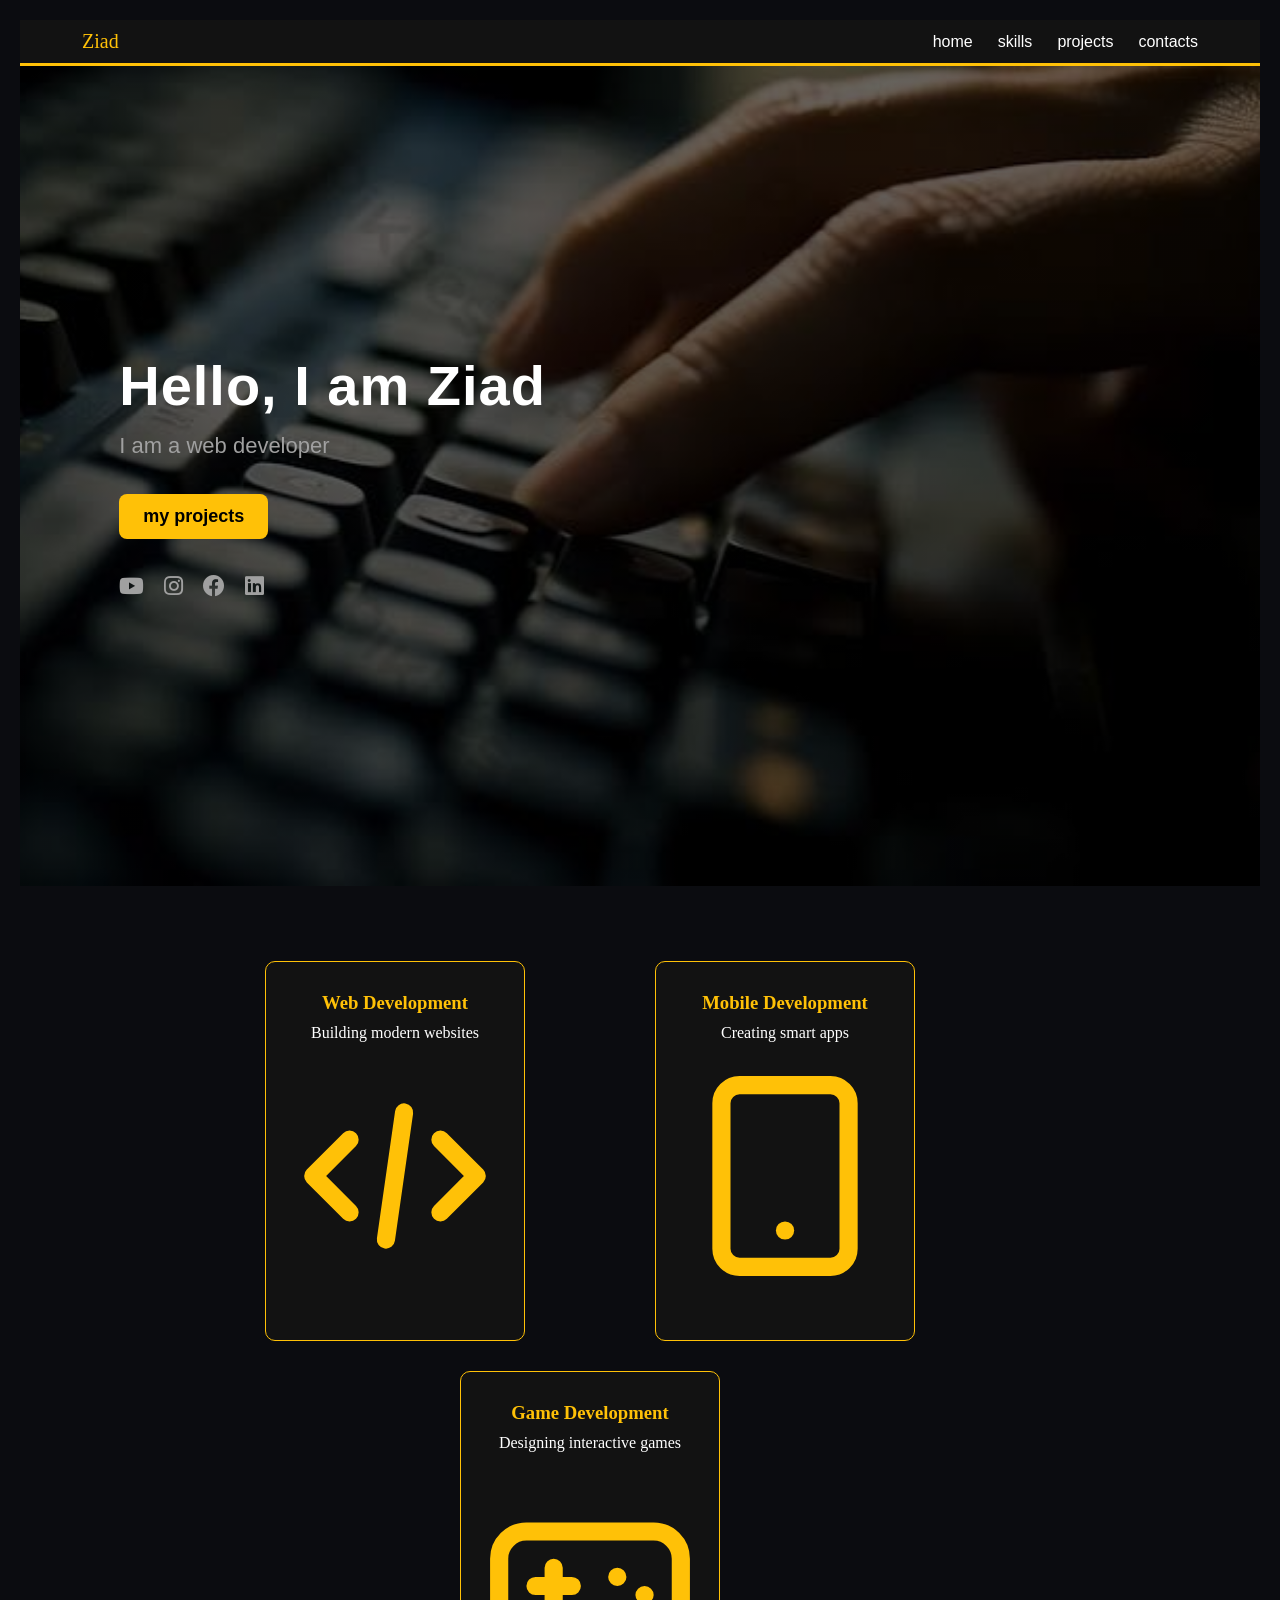
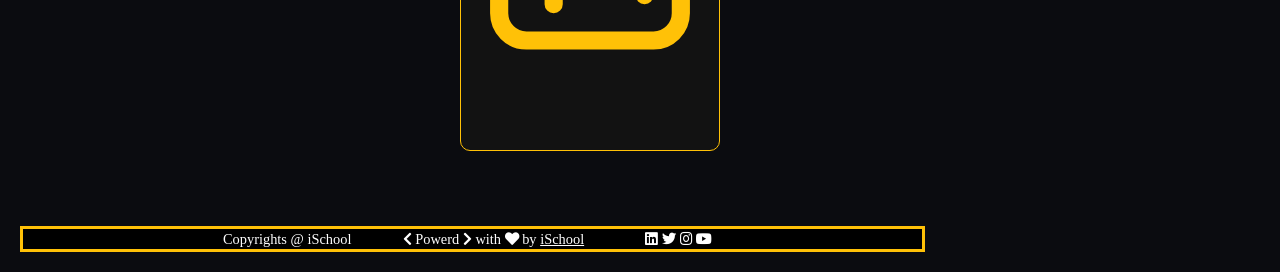
<file: index.html>
<!DOCTYPE html>
<html lang="en">
<head>
    <meta charset="UTF-8">
    <meta name="viewport" content="width=device-width, initial-scale=1.0">
    <link rel="stylesheet" href="style.css">
   

    <link rel="stylesheet" href="https://cdnjs.cloudflare.com/ajax/libs/font-awesome/5.15.4/css/all.min.css">
   


    <title>portfolio</title>
</head>
<body>

    
    <nav class="navbar">
        <div class="logo">Ziad</div>
        <ul class="nav-links">
            <li><a href="home.html">home</a></li>
            <li><a href="skills.html">skills</a></li>
            <li><a href="project.html">projects</a></li>
            <li><a href="contacts.html">contacts</a></li>
            
        </ul>
    </nav>

   
    <header class="hero-section">
        
      
        <div class="hero-content">
           <h1>Hello, I am <span>Ziad</span></h1>

            <p>I am a web developer</p>
            <a href="project.html">
            <button class="glow-btn">my projects</button>
            </a>
            
            
            <div class="social-icons">
                <a href="#" target="_blank"><i class="fab fa-youtube"></i></a>
                <a href="#" target="_blank"><i class="fab fa-instagram"></i></a>
                <a href="#" target="_blank"><i class="fab fa-facebook"></i></a>
                <a href="#" target="_blank"><i class="fab fa-linkedin"></i></a>
            </div>
        </div>

       
        

    </header>
    <a href="web-development.html">
    <section class="services">
        <div class="card">
            <h3>Web Development</h3>

            <p>Building modern websites</p>
                <svg class="card-icon" viewBox="0 0 24 24" fill="none" xmlns="http://w3.org">
            <path d="M7 8L3 12L7 16M17 8L21 12L17 16M13 5L11 19" stroke="#ffc107" stroke-width="2" stroke-linecap="round" stroke-linejoin="round"/>
        </svg>
        </div>
    </a>
    <a href="mobile-development.html">
        <div class="card">
            <h3>Mobile Development</h3>
            <p>Creating smart apps</p>
             <svg class="card-icon" viewBox="0 0 24 24" fill="none" xmlns="http://w3.org">
            <rect x="5" y="2" width="14" height="20" rx="2" stroke="#ffc107" stroke-width="2"/>
            <path d="M12 18H12.01" stroke="#ffc107" stroke-width="2" stroke-linecap="round"/>
        </svg>
            
        </div>
        </a>
        <a href="game-development.html">
        <div class="card">
            <h3>Game Development</h3>
            <p>Designing interactive games</p>
             <svg class="card-icon" viewBox="0 0 24 24" fill="none" xmlns="http://w3.org">
            <rect x="2" y="6" width="20" height="12" rx="3" stroke="#ffc107" stroke-width="2"/>
            <path d="M6 12H10M8 10V14M15 11H15.01M18 13H18.01" stroke="#ffc107" stroke-width="2" stroke-linecap="round" stroke-linejoin="round"/>
        </svg>

        </div>
        </a>

    </section>
     <footer class="footer">

        <p class="footer-title">Copyrights @ <span>iSchool </span></p>

        <div class="credits">

            <i class="fas fa-chevron-left"></i> Powerd <i class="fas fa-chevron-right"></i> with <i

                class="fas fa-heart"></i>

            by <a href="https://ischooltech.com">iSchool</a>

        </div>

        <div class="social-icons7">

            <a href="#"><i class="fab fa-linkedin"></i></a>

            <a href="#"><i class="fab fa-twitter"></i></a>

            <a href="#"><i class="fab fa-instagram"></i></a>

            <a href="#"><i class="fab fa-youtube"></i></a>

        </div>

    </footer>


</body>
</html>
</file>
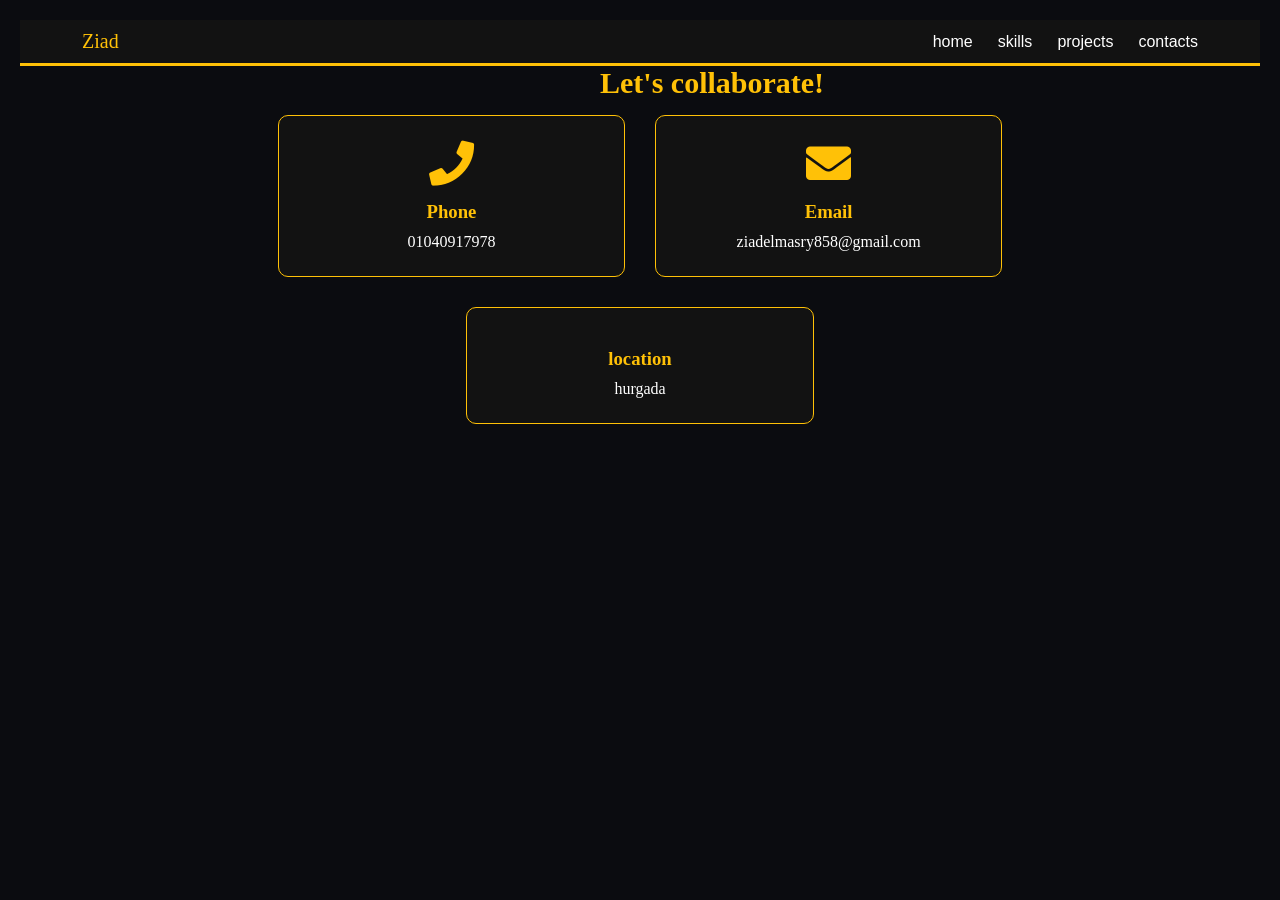
<file: contacts.html>
<!DOCTYPE html>
<html lang="en">
<head>
    <meta charset="UTF-8">
    <meta name="viewport" content="width=device-width, initial-scale=1.0">
      <link rel="stylesheet" href="https://cdnjs.cloudflare.com/ajax/libs/font-awesome/5.15.4/css/all.min.css">
<link rel="stylesheet" href="style.css">
    <title>Document</title>
</head>
<body>
     <nav class="navbar">
        <div class="logo">Ziad</div>
        <ul class="nav-links">
            <li><a href="index.html">home</a></li>
            <li><a href="skills.html">skills</a></li>
            <li><a href="project.html">projects</a></li>
            <li><a href="contacts.html">contacts</a></li>
            
        </ul>
    </nav>
     <section class="cards contact" id="contact">

        <h2 class="title">Let's collaborate!</h2>

        <div class="content">

            <div class="card">

                <div class="icon">

                    <i class="fas fa-phone"></i>

                </div>

                <div class="info">

                    <h3>Phone</h3>

                    <p>01040917978</p>

                </div>

            </div>

            <div class="card">

                <div class="icon">

                    <i class="fas fa-envelope"></i>

                </div>

                <div class="info">

                    <h3>Email</h3>

                    <p>ziadelmasry858@gmail.com</p>

                </div>

            </div>

        </div>
          <div class="content">

            <div class="card">

                <div class="icon">

                   <i class="fa-solid fa-location-crosshairs"></i>

                </div>

                <div class="info">

                    <h3>location</h3>

                    <p>hurgada</p>

                </div>

            </div>

    </section>
    
</body>
</html>
</file>
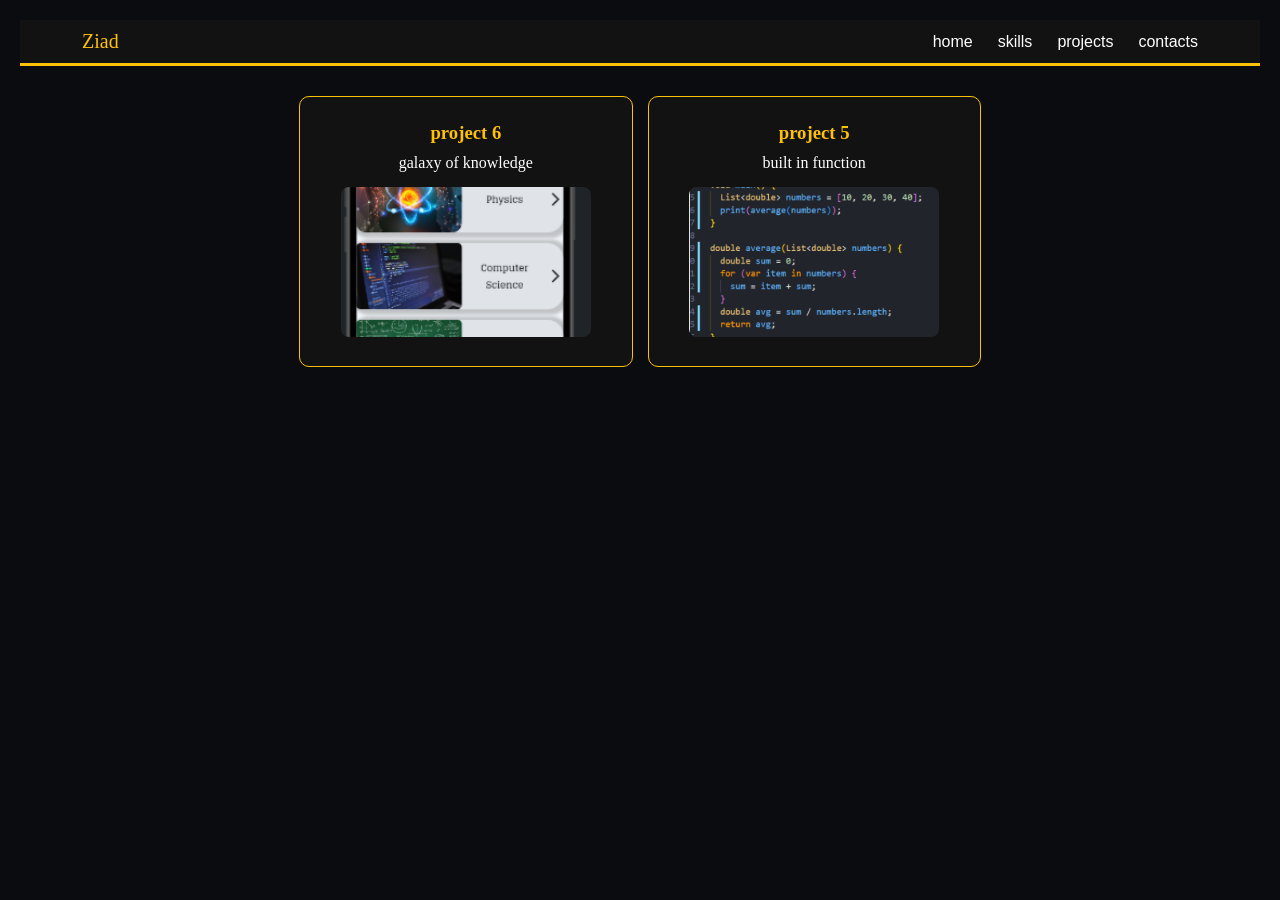
<file: mobile-development.html>
<!DOCTYPE html>
<html lang="en">
<head>
    <meta charset="UTF-8">
    <link rel="stylesheet" href="style.css">
    <meta name="viewport" content="width=device-width, initial-scale=1.0">
    <title>mobile-development</title>
</head>
<body>
     <nav class="navbar">
        <div class="logo">Ziad</div>
        <ul class="nav-links">
            <li><a href="index.html">home</a></li>
            <li><a href="skills.html">skills</a></li>
            <li><a href="project.html">projects</a></li>
             <li><a href="contacts.html">contacts</a></li>
        </ul>
    </nav>
     <section class="projects-container">
     <a href="project5.html" class="card-link">
        <div class="card">
            <h3>project 5</h3>
            <p>built in function</p>
            <img id="gfd" src="code.png">
        </div>
        </a>

       <a href="project6.html" class="card-link">
        <div class="card">
            <h3>project 6</h3>
            <p>galaxy of knowledge</p>
            <img id="gfd" src="phone.png">
        </div>
        </a>
        </section>
        
    
</body>
</html>
</file>
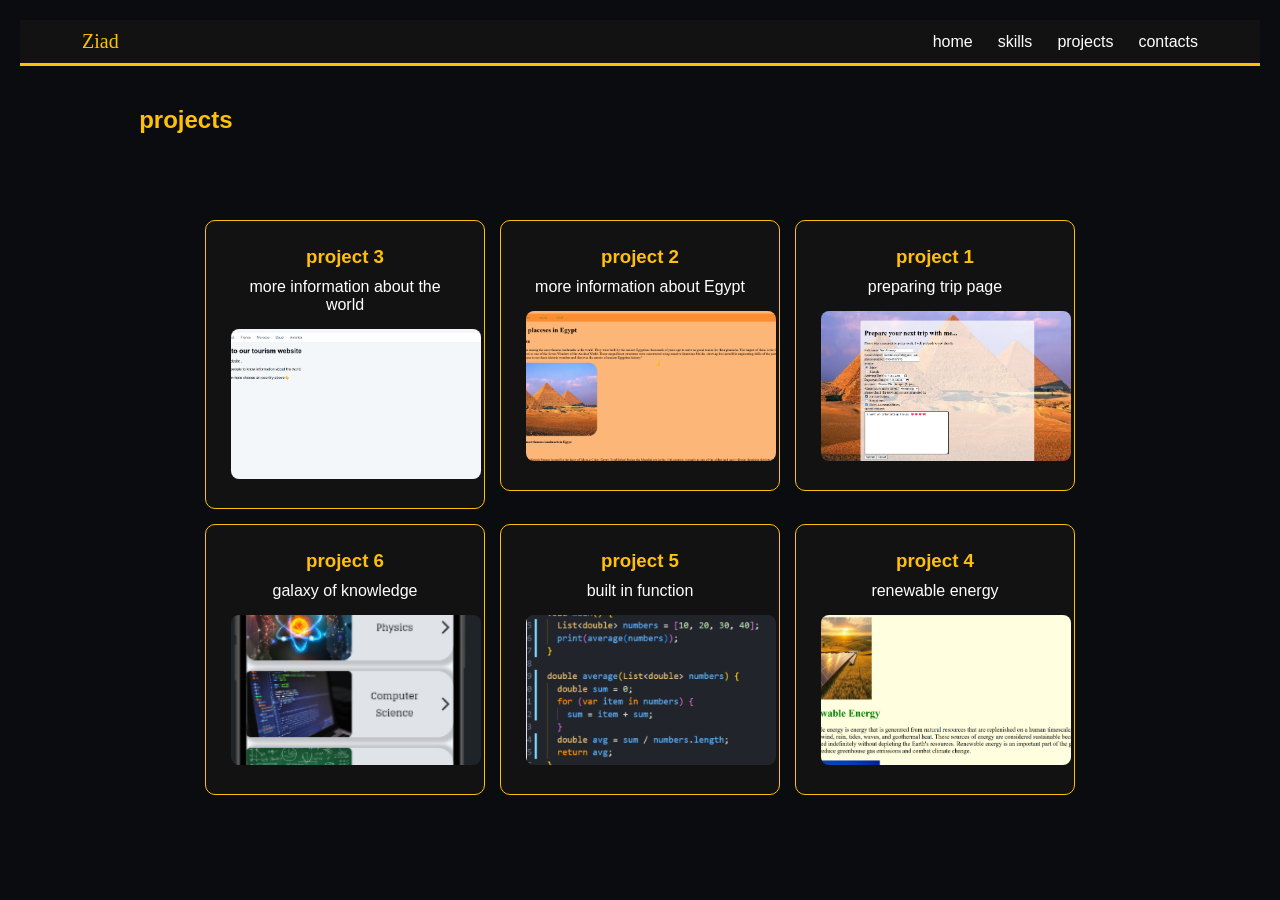
<file: project.html>
<!DOCTYPE html>
<html lang="en">
<head>
    <meta charset="UTF-8">
    <meta name="viewport" content="width=device-width, initial-scale=1.0">
    <link rel="stylesheet" href="style.css">
    <title>portofolio</title>
</head>
<body>
    <nav class="navbar">
        <div class="logo">Ziad</div>
        <ul class="nav-links">
            <li><a href="index.html">home</a></li>
            <li><a href="skills.html">skills</a></li>
            <li><a href="project.html">projects</a></li>
             <li><a href="contacts.html">contacts</a></li>
            
        </ul>
    </nav>

    <div class="projects-header">
        <h2 id="jkl">projects</h2>
        <a href="add-project.html" class="add-project-btn">+ add project</a>

    
    <section class="projects-container">
        
       
        <a href="project1.html" class="card-link">
            <div class="card">
                <h3>project 1</h3>
                <p>preparing trip page</p>
                <img id="gfd" src="preparing trip page.png">
            </div>
        </a>

      <a href="project2.html" class="card-link">
        <div class="card">
            <h3>project 2</h3>
            <p>more information about Egypt</p>
            <img id="gfd" src="Screenshot 2026-07-05 172158.png">
        </div>
      </a>

       <a href="project3.html" class="card-link">
        <div class="card">
            <h3>project 3</h3>
            <p>more information about the world</p>
            <img id="gfd" src="image.png">
        </div>
        </a>

        <a href="project4.html" class="card-link">
        <div class="card">
            <h3>project 4</h3>
            <p>renewable energy</p>
            <img id="gfd" src="renewable.png">
        </div>
        </a>

        <a href="project5.html" class="card-link">
        <div class="card">
            <h3>project 5</h3>
            <p>built in function</p>
            <img id="gfd" src="code.png">
        </div>
        </a>

       <a href="project6.html" class="card-link">
        <div class="card">
            <h3>project 6</h3>
            <p>galaxy of knowledge</p>
            <img id="gfd" src="phone.png">
        </div>
        </a>

    </section> 
    

   
</body>
</html>
</file>
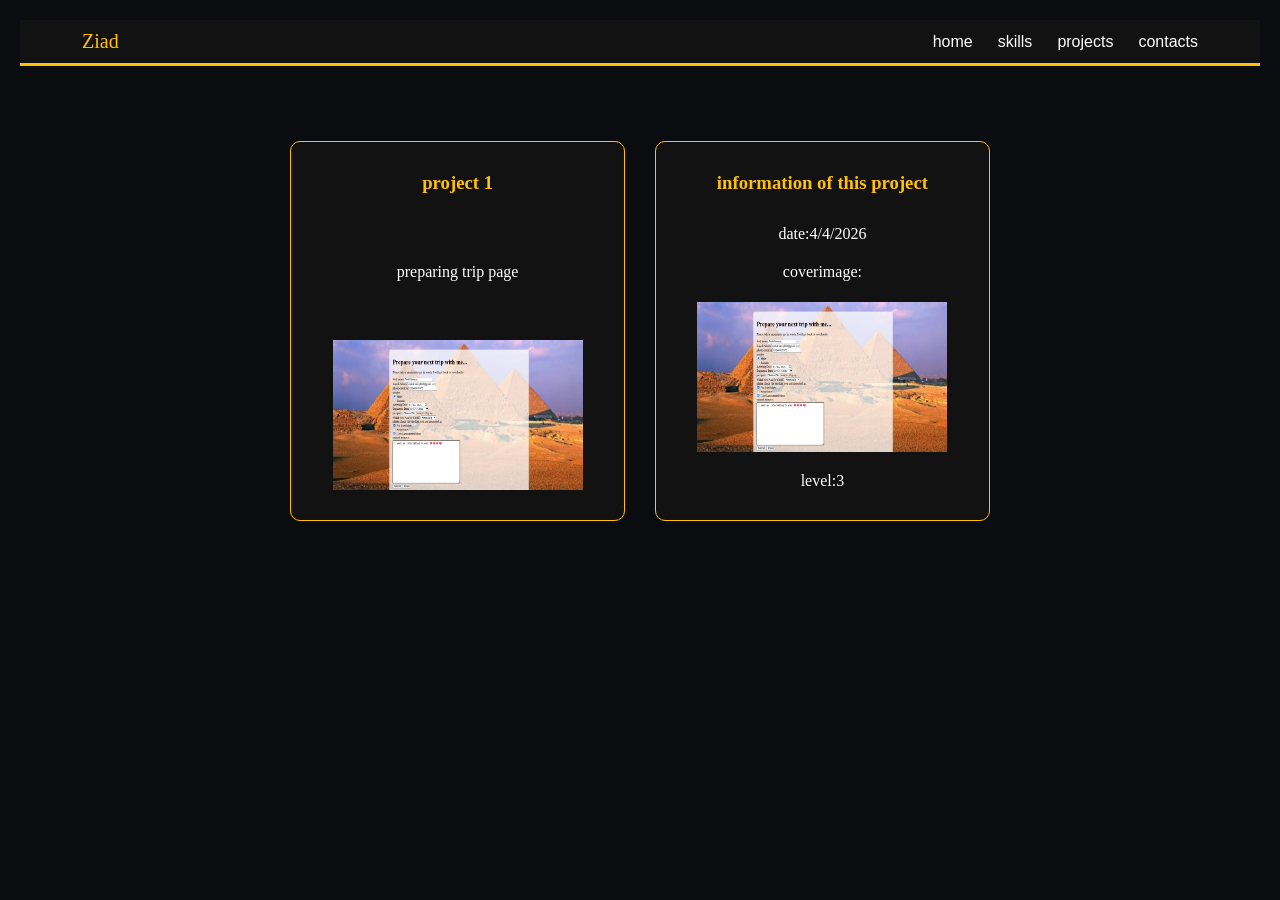
<file: project1.html>
<!DOCTYPE html>
<html lang="en">
<head>
    <meta charset="UTF-8">
    <meta name="viewport" content="width=device-width, initial-scale=1.0">
    <link rel="stylesheet" href="style.css">
    <title>project1</title>
</head>
<body>
     <nav class="navbar">
        <div class="logo">Ziad</div>
        <ul class="nav-links">
            <li><a href="index.html">home</a></li>
            <li><a href="skills.html">skills</a></li>
            <li><a href="project.html">projects</a></li>
             <li><a href="contacts.html">contacts</a></li>
        </ul>
    </nav>

     <section class="services">
        <div class="card">
            <h3>project 1</h3>

            <p>preparing trip page</p>
                <img id="gfd" src="preparing trip page.png" >
               
        </div>
       
        <div class="card">
            <h3>information of this project</h3>
            <p>date:4/4/2026</p>
            <p>coverimage:</p>
            <img id="gfd" src="preparing trip page.png" >
           <p>level:3</p>

        </div>

</body>
</html>
</file>
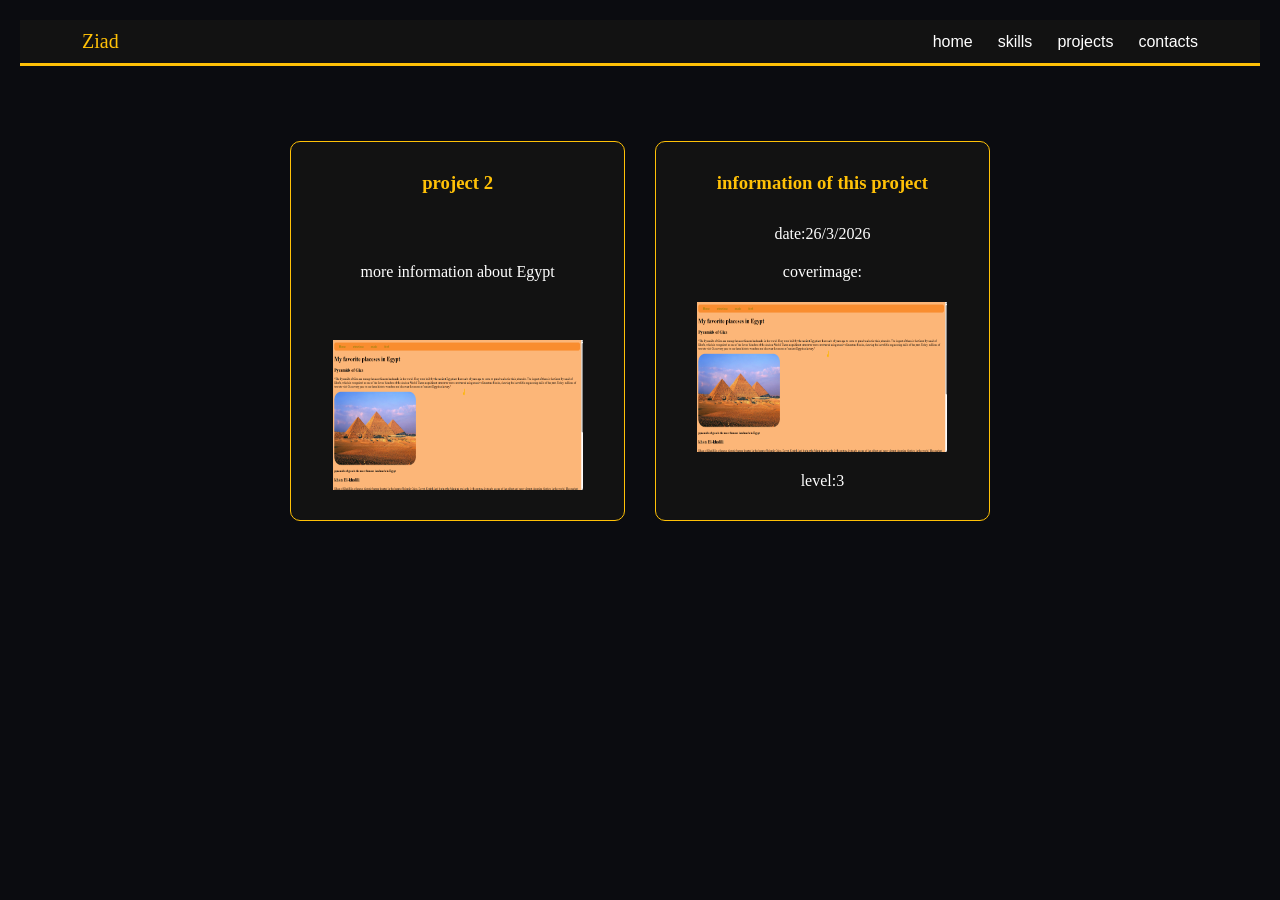
<file: project2.html>
<!DOCTYPE html>
<html lang="en">
<head>
    <meta charset="UTF-8">
    <meta name="viewport" content="width=device-width, initial-scale=1.0">
    <link rel="stylesheet" href="style.css">
    <title>project1</title>
</head>
<body>
     <nav class="navbar">
        <div class="logo">Ziad</div>
        <ul class="nav-links">
            <li><a href="index.html">home</a></li>
            <li><a href="skills.html">skills</a></li>
            <li><a href="project.html">projects</a></li>
             <li><a href="contacts.html">contacts</a></li>
        </ul>
    </nav>

     <section class="services">
        <div class="card">
            <h3>project 2</h3>

            <p>more information about Egypt</p>
                <img id="gfd" src="Screenshot 2026-07-05 172158.png" >
               
        </div>
       
        <div class="card">
            <h3>information of this project</h3>
            <p>date:26/3/2026</p>
            <p>coverimage:</p>
            <img id="gfd" src="Screenshot 2026-07-05 172158.png" >
           <p>level:3</p>

        </div>
        

</body>
</html>
</file>
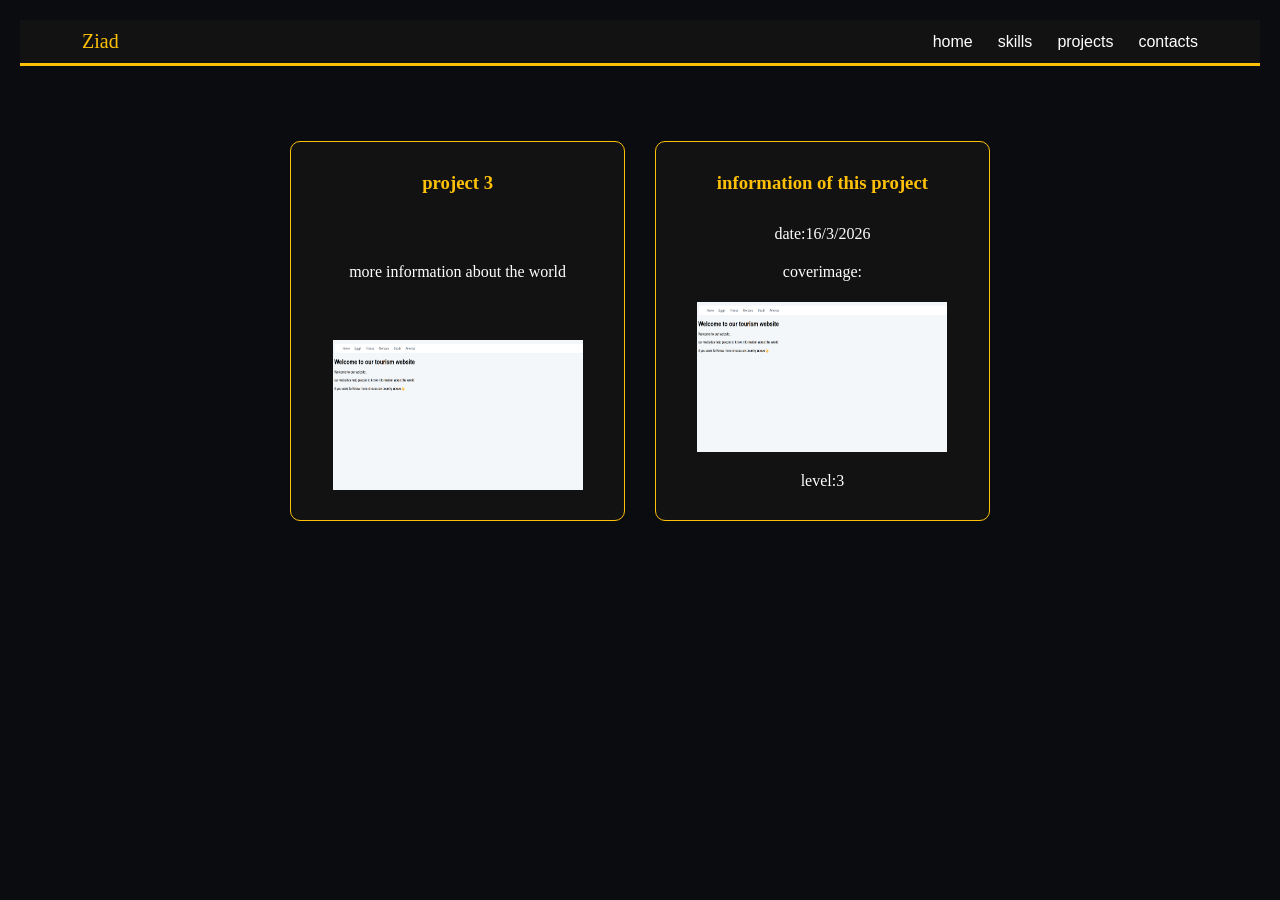
<file: project3.html>
<!DOCTYPE html>
<html lang="en">
<head>
    <meta charset="UTF-8">
    <meta name="viewport" content="width=device-width, initial-scale=1.0">
    <link rel="stylesheet" href="style.css">
    <title>project1</title>
</head>
<body>
     <nav class="navbar">
        <div class="logo">Ziad</div>
        <ul class="nav-links">
            <li><a href="index.html">home</a></li>
            <li><a href="skills.html">skills</a></li>
            <li><a href="project.html">projects</a></li>
             <li><a href="contacts.html">contacts</a></li>
        </ul>
    </nav>

     <section class="services">
        <div class="card">
            <h3>project 3</h3>

            <p>more information about the world</p>
                <img id="gfd" src="image.png" >
               
        </div>
       
        <div class="card">
            <h3>information of this project</h3>
            <p>date:16/3/2026</p>
            <p>coverimage:</p>
            <img id="gfd" src="image.png" >
           <p>level:3</p>

        </div>
        

</body>
</html>
</file>
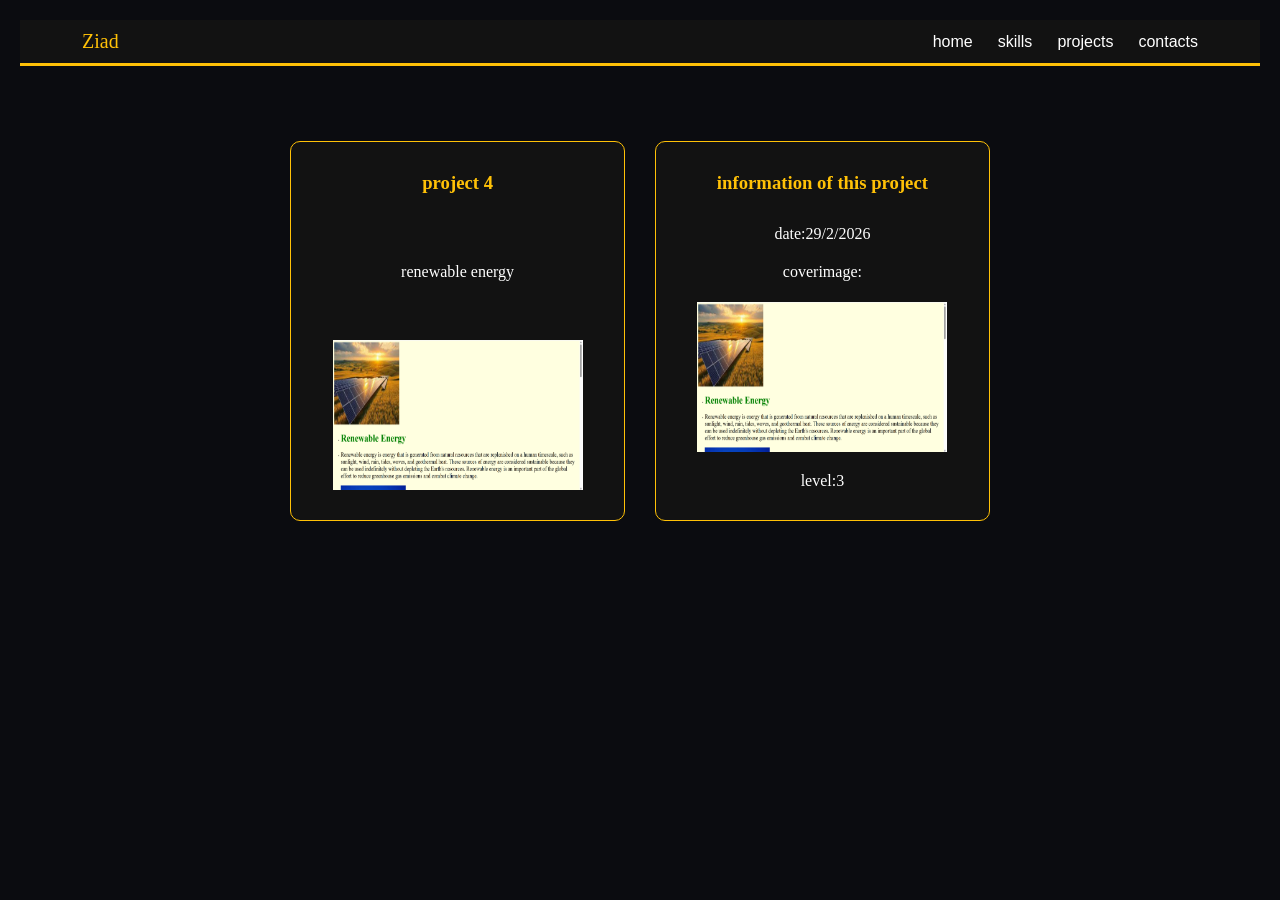
<file: project4.html>
<!DOCTYPE html>
<html lang="en">
<head>
    <meta charset="UTF-8">
    <meta name="viewport" content="width=device-width, initial-scale=1.0">
    <link rel="stylesheet" href="style.css">
    <title>project1</title>
</head>
<body>
     <nav class="navbar">
        <div class="logo">Ziad</div>
        <ul class="nav-links">
            <li><a href="index.html">home</a></li>
            <li><a href="skills.html">skills</a></li>
            <li><a href="project.html">projects</a></li>
             <li><a href="contacts.html">contacts</a></li>
        </ul>
    </nav>

     <section class="services">
        <div class="card">
            <h3>project 4</h3>

            <p>renewable energy</p>
                <img id="gfd" src="renewable.png" >
               
        </div>
       
        <div class="card">
            <h3>information of this project</h3>
            <p>date:29/2/2026</p>
            <p>coverimage:</p>
            <img id="gfd" src="renewable.png" >
           <p>level:3</p>

        </div>
        

</body>
</html>
</file>
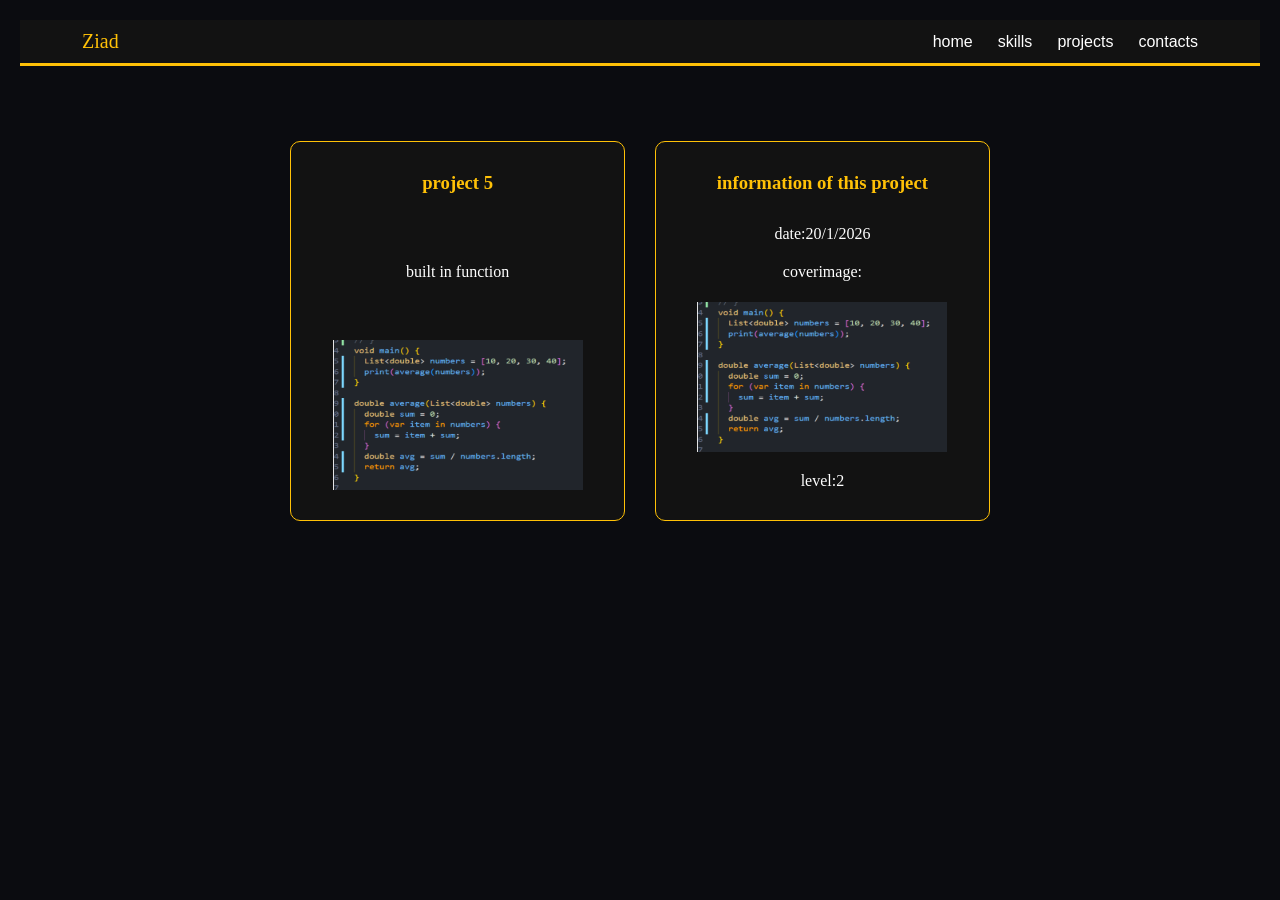
<file: project5.html>
<!DOCTYPE html>
<html lang="en">
<head>
    <meta charset="UTF-8">
    <meta name="viewport" content="width=device-width, initial-scale=1.0">
    <link rel="stylesheet" href="style.css">
    <title>project1</title>
</head>
<body>
     <nav class="navbar">
        <div class="logo">Ziad</div>
        <ul class="nav-links">
            <li><a href="index.html">home</a></li>
            <li><a href="skills.html">skills</a></li>
            <li><a href="project.html">projects</a></li>
            <li><a href="contacts.html">contacts</a></li>
        </ul>
    </nav>

     <section class="services">
        <div class="card">
            <h3>project 5</h3>

            <p>built in function</p>
                <img id="gfd" src="code.png" >
               
        </div>
       
        <div class="card">
            <h3>information of this project</h3>
            <p>date:20/1/2026</p>
            <p>coverimage:</p>
            <img id="gfd" src="code.png" >
           <p>level:2</p>

        </div>
        

</body>
</html>
</file>
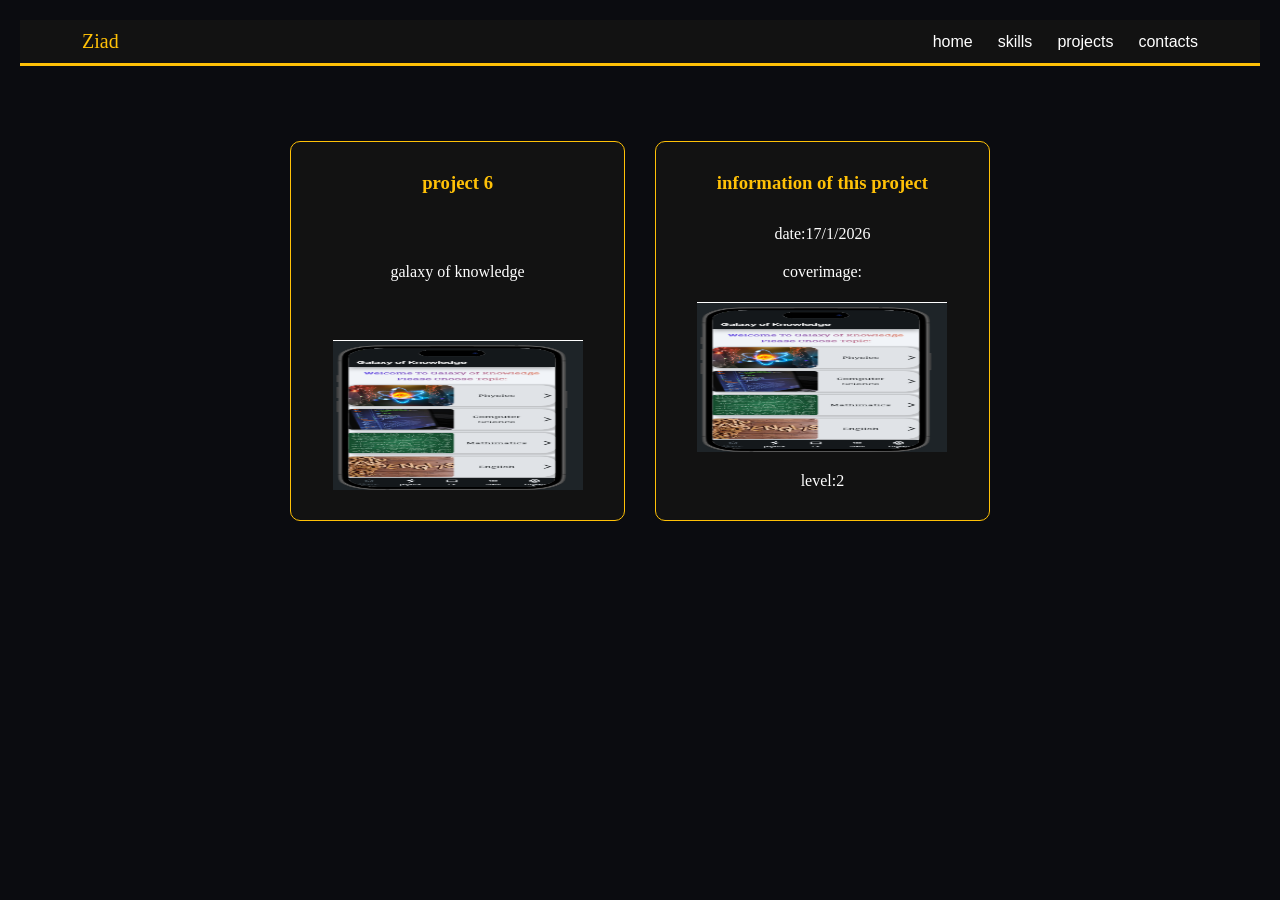
<file: project6.html>
<!DOCTYPE html>
<html lang="en">
<head>
    <meta charset="UTF-8">
    <meta name="viewport" content="width=device-width, initial-scale=1.0">
    <link rel="stylesheet" href="style.css">
    <title>project1</title>
</head>
<body>
     <nav class="navbar">
        <div class="logo">Ziad</div>
        <ul class="nav-links">
            <li><a href="index.html">home</a></li>
            <li><a href="skills.html">skills</a></li>
            <li><a href="project.html">projects</a></li>
             <li><a href="contacts.html">contacts</a></li>
        </ul>
    </nav>

     <section class="services">
        <div class="card">
            <h3>project 6</h3>

            <p>galaxy of knowledge</p>
                <img id="gfd" src="phone.png" >
               
        </div>
       
        <div class="card">
            <h3>information of this project</h3>
            <p>date:17/1/2026</p>
            <p>coverimage:</p>
            <img id="gfd" src="phone.png" >
           <p>level:2</p>

        </div>
        

</body>
</html>
</file>
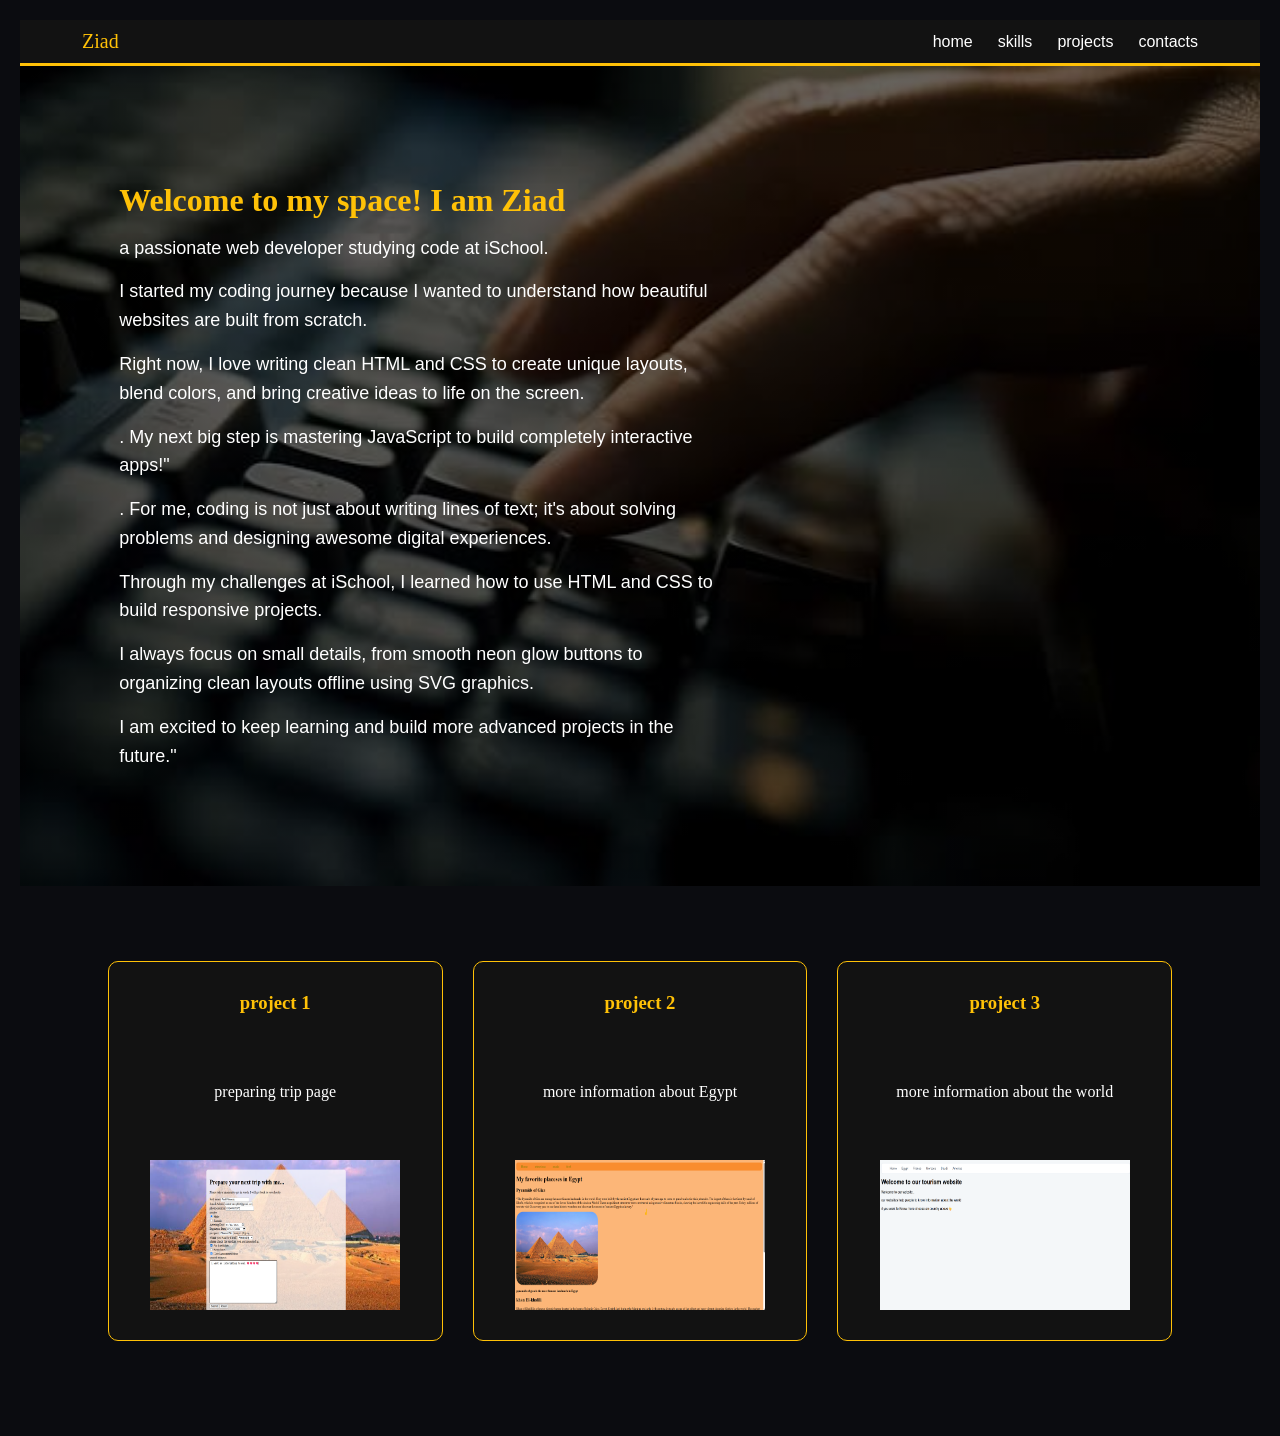
<file: read-my-story.html>
<!DOCTYPE html>
<html lang="en">
<head>
    <meta charset="UTF-8">
    <meta name="viewport" content="width=device-width, initial-scale=1.0">
    <link rel="stylesheet" href="style.css">
    <title>Read my story</title>
</head>
<body>
      <nav class="navbar">
        <div class="logo">Ziad</div>
        <ul class="nav-links">
            <li><a href="index.html">home</a></li>
            <li><a href="skills.html">skills</a></li>
            <li><a href="project.html">projects</a></li>
             <li><a href="contacts.html">contacts</a></li>
        </ul>
    </nav>
   <header id="images">
    <div class="hero-content">
        <h1 id="bgfv">Welcome to my space! I am Ziad</h1>
        <p class="story-p"> a passionate web developer studying code at iSchool.</p>
        <p class="story-p"> I started my coding journey because I wanted to understand how beautiful websites are built from scratch.</p>
          <p class="story-p">Right now, I love writing clean HTML and CSS to create unique layouts, blend colors, and bring creative ideas to life on the screen. </p>
            <p class="story-p">. My next big step is mastering JavaScript to build completely interactive apps!"</p>
              <p class="story-p">. For me, coding is not just about writing lines of text; it's about solving problems and designing awesome digital experiences.</p>
                <p class="story-p">Through my challenges at iSchool, I learned how to use HTML and CSS to build responsive projects. </p>
                <p class="story-p">I always focus on small details, from smooth neon glow buttons to organizing clean layouts offline using SVG graphics.</p>
                <p class="story-p">I am excited to keep learning and build more advanced projects in the future."</p>



    </div>
   </header>
    <section class="services">
        <div class="card">
            <h3>project 1</h3>

            <p>preparing trip page</p>
                <img id="gfd" src="preparing trip page.png" >
        </div>
        <div class="card">
            <h3>project 2</h3>
            <p>more information about Egypt</p>
           <img id="gfd" src="Screenshot 2026-07-05 172158.png" >
            
        </div>
        <div class="card">
            <h3>project 3</h3>
            <p>more information about the world</p>
            <img id="gfd" src="image.png" >

        </div>

    </section>
    
</body>
</html>
</file>
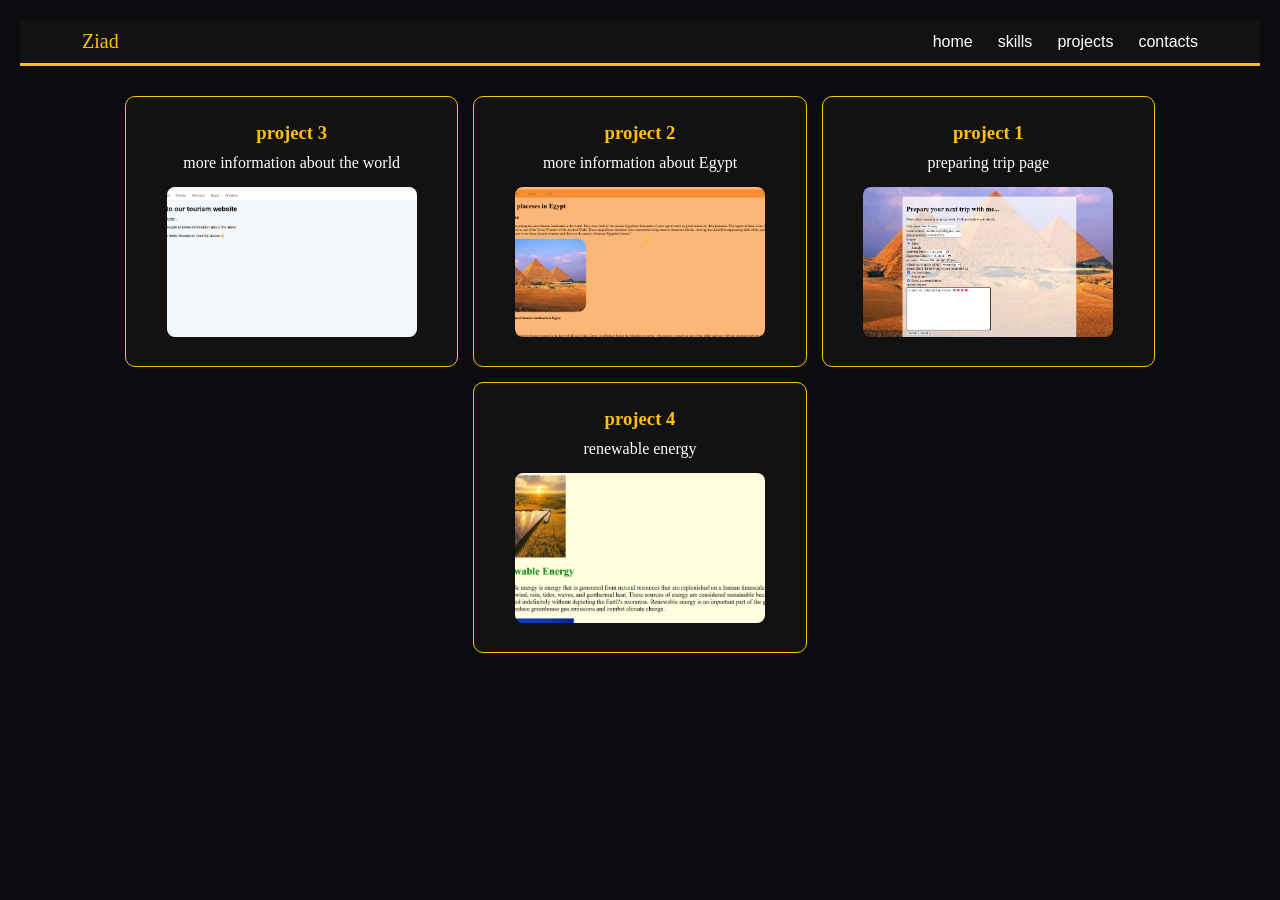
<file: web-development.html>
<!DOCTYPE html>
<html lang="en">
<head>
    <meta charset="UTF-8">
    <link rel="stylesheet" href="style.css">
    <meta name="viewport" content="width=device-width, initial-scale=1.0">
    <title>Web Development</title>
</head>
<body>
      <nav class="navbar">
        <div class="logo">Ziad</div>
        <ul class="nav-links">
            <li><a href="index.html">home</a></li>
            <li><a href="skills.html">skills</a></li>
            <li><a href="project.html">projects</a></li>
             <li><a href="contacts.html">contacts</a></li>
        </ul>
    </nav>
  <section class="projects-container">
   <a href="project1.html" class="card-link">
            <div class="card">
                <h3>project 1</h3>
                <p>preparing trip page</p>
                <img id="gfd" src="preparing trip page.png">
            </div>
        </a>

      <a href="project2.html" class="card-link">
        <div class="card">
            <h3>project 2</h3>
            <p>more information about Egypt</p>
            <img id="gfd" src="Screenshot 2026-07-05 172158.png">
        </div>
      </a>

       <a href="project3.html" class="card-link">
        <div class="card">
            <h3>project 3</h3>
            <p>more information about the world</p>
            <img id="gfd" src="image.png">
        </div>
        </a>

        <a href="project4.html" class="card-link">
        <div class="card">
            <h3>project 4</h3>
            <p>renewable energy</p>
            <img id="gfd" src="renewable.png">
        </div>
        </a>
    </section>
    
    
</body>
</html>
</file>
<file: style.css>
/* تصفير الهوامش الافتراضية للمتصفح */
* {
    margin: 0;
    padding: 0;
    box-sizing: border-box;
}

body {
    background-color: #0b0c10;
    color: #ffffff;
}

/* 1. التصميم الأساسي: للهواتف الذكية (Mobile First) */
body {
    background-color: #0b0c10; /* ✅ تم تعديلها هنا إلى اللون الداكن بدلاً من white */
    font-size: 14px;
    padding: 10px;
}

/* باقي كود الميديا كويري الخاص بك يستمر هنا بدون تغيير... */


/* 2. الشاشات المتوسطة: التابلت (Tablets) - من 768 بكسل وأكبر */
@media (min-width: 768px) {
    body {
        font-size: 16px;
        padding: 20px;
    }
}

/* 3. الشاشات الكبيرة: اللاب توب والكمبيوتر (Desktops) - من 992 بكسل وأكبر */
@media (min-width: 992px) {
    .container {
        max-width: 960px;
        margin: 0 auto;
    }
}

/* 4. الشاشات الضخمة جداً: (Large Desktops) - من 1200 بكسل وأكبر */
@media (min-width: 1200px) {
    .container {
        max-width: 1140px;
    }
}

.glow-btn{
    background-color: #ffc107;
    color: #000000;
    border: none;
    padding: 12px 24px;
    font-size: 18px;
    font-weight: bold;
    border-radius: 8px;
    cursor: pointer;
    display: inline-block;
    transition: all 0.2s ease;

}
.glow-btn:active{
    transform: scale(0.95);
    box-shadow: 0 0 25px #ffc107, 0 0 50px #ffc107;

}
nav{
    display: flex;
    justify-content: space-between;
    align-items: center;
    padding: 10px 5%;
    background-color: #121212;
    border-bottom: 3px solid  #ffc107;
}
nav h2{
    color:  #ffc107;
    font-size: 24px;
    font-family: sans-serif;
}
nav ul{
    display: flex;
    list-style: none;
}
nav ul li{
    margin-left: 25px;
}
nav ul li a{
    color: #ffffff;
    text-decoration: none;
    font-size: 16px;
    font-family: sans-serif;
    transition: color 0.3s ease;
}
nav ul li a:hover{
    color:  #ffc107;
}

.hero-section h1{
    font-size: 56px;
    font-family: 'segoe uI',sans-serif;
    margin-bottom: 15px;
    color:#ffffff ;
    letter-spacing: 1px;

}
.hero-section h1 span{
    color:   #ffffff !important;
}
.hero-section p{
    font-size: 22px;
    font-family: 'segoe uI' ,sans-serif;
    color:#a0a0a0;
    margin-bottom: 35px;
}
.social-icons{
    display: flex;
    margin-top: 35px;
    gap: 20px;
}
.social-icons a{
    color:  #a0a0a0;
    font-size: 22px;
    transition: 0.3s;

}
.social-icons a:hover{
color:  #ffc107;
transform: translateY(-3px);
}
.hero-image img{
    width: 400px;
    height: auto;
    border-radius: 12px;
}

.hero-section {
    display: flex;               
    justify-content: flex-start; 
    align-items: center;           
    height: calc(100vh - 80px); 
    padding: 0 8%;               
    background: linear-gradient(rgba(0, 0, 0, 0.6), rgba(0, 0, 0, 0.7)), 
                url('images (7).jpeg') no-repeat center center/cover;
}
.logo{
    color: #ffc107;
    font-size: 20px;
}
.services{
    display: flex;
    justify-content: space-around;
    padding: 60px 5%;
}
.card{
    background-color: #121212;
    padding: 30px;
    width: 28%;
    border-radius: 10px;
    text-align: center;
    border: 1px solid #ffc107;
     padding: 25px;
    margin: 15px;
}
.card h3{
    color: #ffc107;
    margin-bottom: 10px;
}
.card:active{
     transform: scale(0.95);
    box-shadow: 0 0 25px #ffc107, 0 0 50px #ffc107;

}
.card i{
    display: block;
    font-size: 45px;
    color:  #ffc107;
    margin-bottom: 15px;
}
.prjects-header{
    display: flex;
    justify-content: space-between;
    align-items: center;
    padding: 20px 8%;
    border-bottom: 1px solid #222222;
}
.add-project-btn{
    color: #3b82f6;
    border: 2px solid #3b82f6;
    text-decoration: none;
    padding: 8px 18px;
    font-weight: bold;
    border-radius: 20px;
    transition: 0.3s;
    margin-left: 1300px;
}
.add-project-btn:hover{
    background-color: #3b82f6;
    color: #ffffff;
}
.form-overlay{
   position: fixed;
   top: 0; left:0; width: 100%; height: 100%;
   background-color:  rgba(0, 0, 0, 0.8);
   display: none;
   justify-content: center;
   align-items: center;
}
.form-overlay:target{
    display: flex;
}
.form-box{
    background-color:  #121212;
    padding: 30px;
    border-radius: 10px;
    border: 1px solid #3b82f6;
    width: 350px;
}
.form-box h3{color:  #3b82f6; margin-bottom: 15px;}
.form-box input , .form-box textarea{
    width: 100%; padding: 10px; margin-bottom: 15px; 
    background-color: #1f1f1f; border: 1px solid  #333;
    color:  #fff; border-radius: 5px;
}
.form-buttons{display: flex; gap: 10px;}
.form-buttons a{text-decoration: none; padding: 8px 15px; border-radius: 5px; font-weight: bold;}
.save-btn{background-color:  #3b82f6; color:  #fff;}
.close-btn{background-color: #333; color:  #fff;}
#images{
    display: flex;               
    justify-content: flex-start; 
    align-items: center;           
    height: calc(100vh - 80px); 
    padding: 0 8%;               
    background: linear-gradient(rgba(0, 0, 0, 0.6), rgba(0, 0, 0, 0.7)), 
                url('images (7).jpeg') no-repeat center center/cover;
}
#htjk{
    font-size: 50px ;
    color:white;
    margin-bottom: 60px;
        font-weight: bolder;
}
#bgfv{
    color: #ffc107;
   
  
}
.story-p{
    font-size: 18px;
    color: white;
    font-family: sans-serif;
    margin-top: 15px;
    max-width: 600px;
    line-height: 1.6;
}
#gfd{
  width: 250px !important;
  height: 150px !important;
}
#jkl{
    color: #ffc107;
    size: 20px;
    margin-left: 20px;
}


.projects-container {
    display: flex !important;
    justify-content: center !important; 
    gap: 15px !important;             
    padding: 30px 2% !important;       
    flex-wrap: wrap !important;
    flex-direction: row-reverse !important;
}


.projects-container .card, 
.projects-container .card-link {
    width: 28% !important;            
    min-width: 200px !important;      
}


.card-link .card {
    width: 100% !important;
    margin: 0 !important;              
}


.projects-container .card img {
    width: 100% !important;
    height: 150px !important;        
    object-fit: cover;
    border-radius: 8px;
    margin-top: 15px;
}
.card-link, .card-link a {
    color:  #ffffff !important;
    text-decoration: none;
}
.glow-btn a{
     color:  #ffffff !important;
    text-decoration: none;
}
.services a{
     color:  #ffffff !important;
    text-decoration: none;
}
.services{
    display: flex !important;
    justify-content: center !important;
    padding: 60px 5% !important;
    flex-wrap: wrap !important;

}
.services .card{
    width: 30% !important;
    min-width: 260px !important;
    height: 380px !important;
    display: flex !important;
    flex-direction: column !important;
    justify-content: space-between !important;
    align-items: center !important;
    padding: 30px 20px !important;
    box-sizing: border-box !important;
    }
    .services .card svg{
        width: 100% !important;
        height: 100% !important;
        margin-top: auto !important;
        
    }
    #add-project-btn a{
        color:  #ffffff !important;
    text-decoration: none;
    }
    .navbar + div{
        display: flex !important;
        flex-direction: column !important;
        align-items: flex-start !important;
        padding: 40px 8% !important;
        font-family: 'Segoe UI', sans-serif ;
        width: 100% !important;
         box-sizing: border-box !important;
    }
    #Category {
    color: #a0a0a0 !important;        
    font-size: 16px !important;
    font-weight: bold !important;
    margin-bottom: 12px !important;    
}


#Category-hjk {
    width: 100% !important;           
    max-width: 100% !important;
    background-color: #121212 !important;
    color: #ffffff !important;            
    border: 2px solid #3b82f6 !important;
    padding: 14px 20px !important;       
    border-radius: 10px !important;     
    font-size: 16px !important;
    outline: none !important;
    cursor: pointer !important;
    box-sizing: border-box !important;
    transition: 0.3s ease !important;     
}


#Category-hjk:focus {
    border-color: #ffc107 !important;    
    box-shadow: 0 0 15px rgba(255, 193, 7, 0.3) !important; 
}
input#title{
    width: 100% !important;
    background-color: #121212 !important;
    color: #ffffff !important;
    border: 2px solid #3b82f6 !important;
    padding: 14px 20px !important;
    
    
}
footer{
    background-color: black;
    color: white;
    text-align: center;
    padding: 18px 0;
    width: 73%;
    font-size: 0.9em;
     display: flex;
    justify-content: space-between;
    align-items: center;
    padding: 10px 200px;
    z-index: 999;
    border: 3px solid #ffc107;
    height: 19px;
    
}
footer a{
    color: #fff;
    text-decoration: underline;
}
footer a:hover{
    color: #f0f0f0;
}
.social-icons7{
    padding: 10px;
}
    
    
.content {
    display: flex;
    flex-direction: row;
    flex-wrap: wrap;
    justify-content: center;
}
.info{
    margin: all 30px;
}
.title{
    color: #ffc107;
    font-size: 30px;
    margin-left: 580px;
}
</file>
